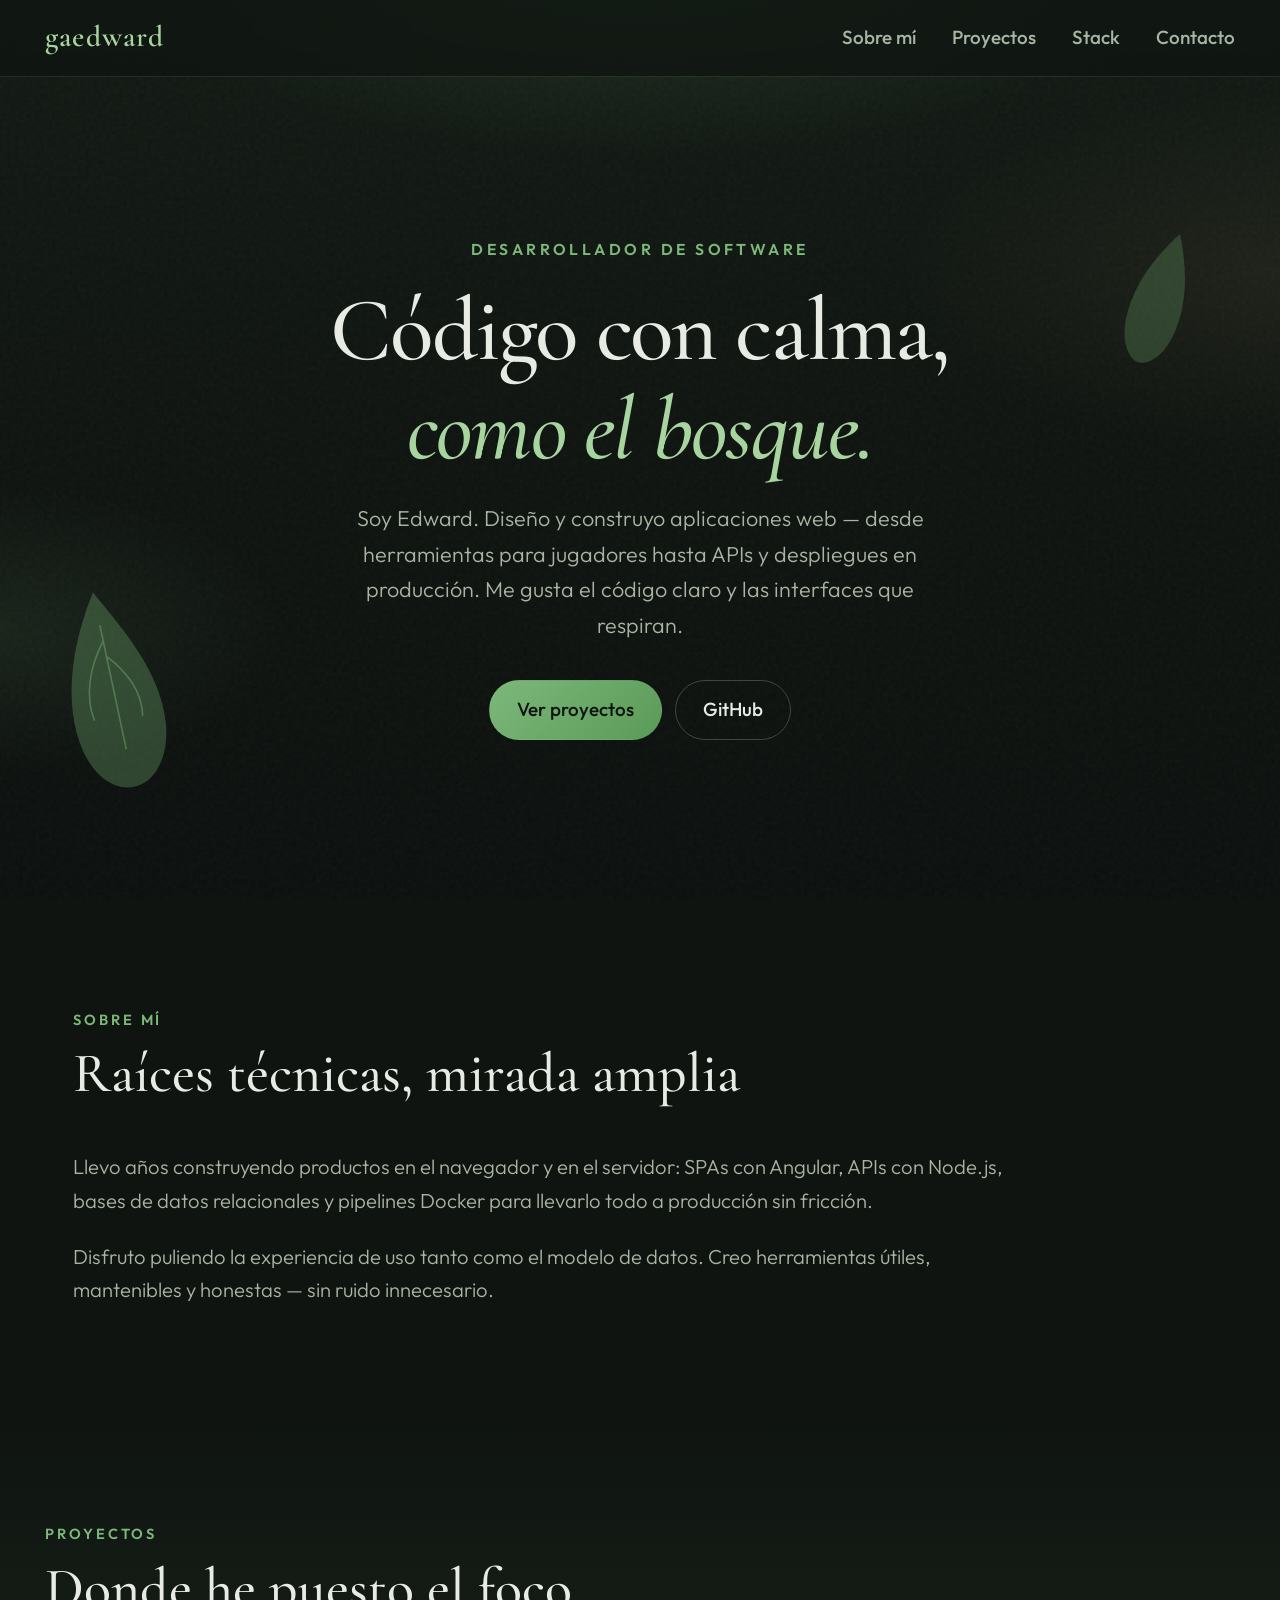
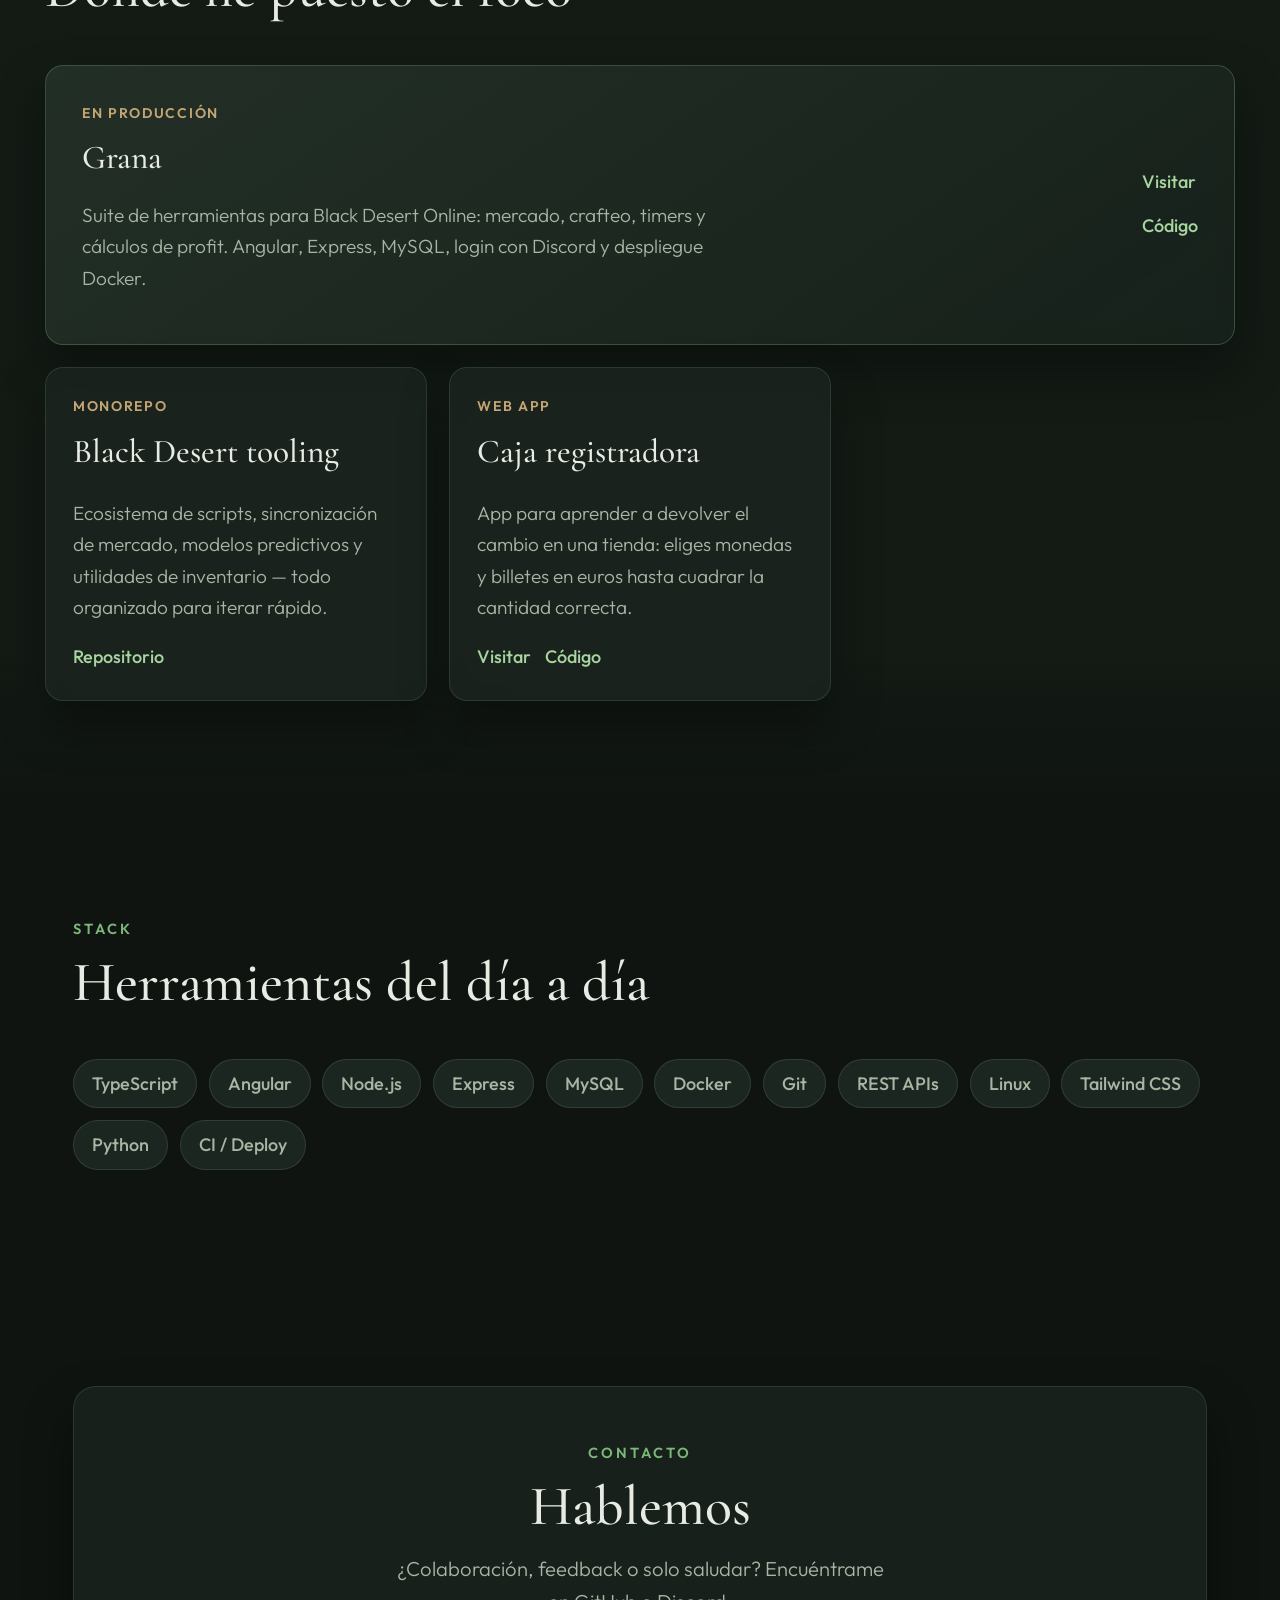
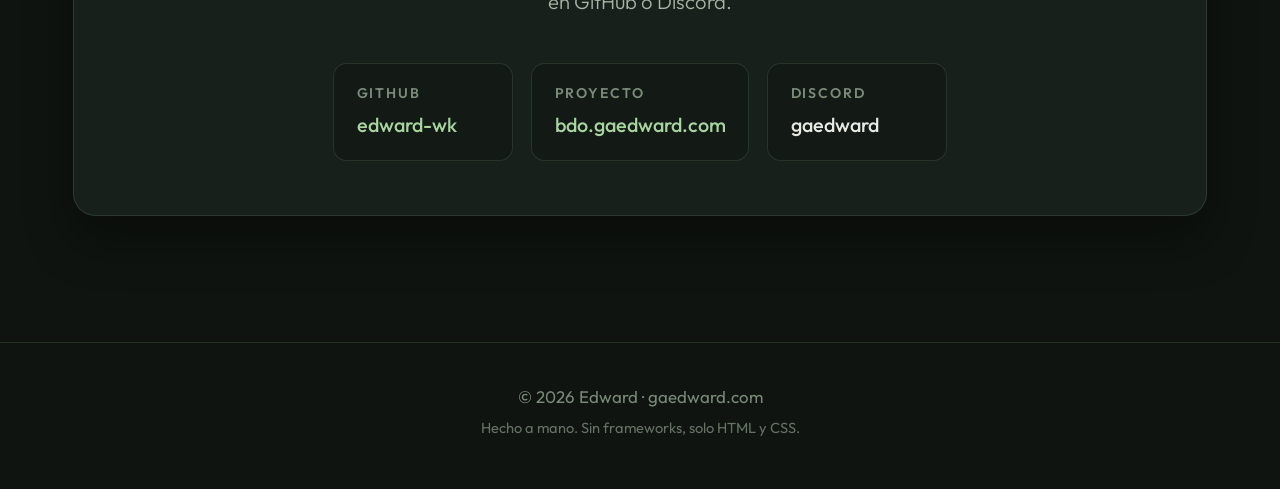
<file: index.html>
<!DOCTYPE html>
<html lang="es">
  <head>
    <meta charset="UTF-8" />
    <meta name="viewport" content="width=device-width, initial-scale=1.0" />
    <meta
      name="description"
      content="Edward — desarrollador de software. Portfolio con proyectos web, herramientas y código abierto."
    />
    <title>Edward · Desarrollador</title>
    <link rel="icon" href="assets/favicon.svg" type="image/svg+xml" />
    <link rel="preconnect" href="https://fonts.googleapis.com" />
    <link rel="preconnect" href="https://fonts.gstatic.com" crossorigin />
    <link
      href="https://fonts.googleapis.com/css2?family=Cormorant+Garamond:ital,wght@0,500;0,600;1,500&family=Outfit:wght@300;400;500;600&display=swap"
      rel="stylesheet"
    />
    <link rel="stylesheet" href="css/styles.css" />
  </head>
  <body>
    <a class="skip-link" href="#contenido">Saltar al contenido</a>

    <div class="mist" aria-hidden="true"></div>
    <div class="grain" aria-hidden="true"></div>

    <header class="site-header">
      <a class="logo" href="#">gaedward</a>
      <button class="nav-toggle" type="button" aria-expanded="false" aria-controls="nav-principal">
        <span class="nav-toggle-bar"></span>
        <span class="sr-only">Menú</span>
      </button>
      <nav id="nav-principal" class="site-nav">
        <a href="#sobre-mi">Sobre mí</a>
        <a href="#proyectos">Proyectos</a>
        <a href="#stack">Stack</a>
        <a href="#contacto">Contacto</a>
      </nav>
    </header>

    <main id="contenido">
      <section class="hero">
        <div class="hero-leaf hero-leaf--left" aria-hidden="true">
          <svg viewBox="0 0 120 200" fill="none" xmlns="http://www.w3.org/2000/svg">
            <path
              d="M60 8C35 45 12 95 18 145c4 32 22 52 42 52s38-20 42-52c6-50-23-100-42-137Z"
              fill="currentColor"
              opacity="0.35"
            />
            <path
              d="M60 40v120M60 55c-18 22-28 48-24 72M60 70c16 18 26 40 22 62"
              stroke="currentColor"
              stroke-width="1.5"
              stroke-linecap="round"
              opacity="0.5"
            />
          </svg>
        </div>

        <div class="hero-inner">
          <p class="eyebrow">Desarrollador de software</p>
          <h1>
            Código con calma,<br />
            <em>como el bosque.</em>
          </h1>
          <p class="hero-text">
            Soy Edward. Diseño y construyo aplicaciones web — desde herramientas para
            jugadores hasta APIs y despliegues en producción. Me gusta el código claro y
            las interfaces que respiran.
          </p>
          <div class="hero-actions">
            <a class="btn btn--primary" href="#proyectos">Ver proyectos</a>
            <a class="btn btn--ghost" href="https://github.com/edward-wk" target="_blank" rel="noopener noreferrer"
              >GitHub</a
            >
          </div>
        </div>

        <div class="hero-leaf hero-leaf--right" aria-hidden="true">
          <svg viewBox="0 0 100 160" fill="none" xmlns="http://www.w3.org/2000/svg">
            <path
              d="M50 6c-20 35-32 72-28 108 3 26 16 42 28 42s25-16 28-42c4-36-8-73-28-108Z"
              fill="currentColor"
              opacity="0.28"
            />
          </svg>
        </div>
      </section>

      <section id="sobre-mi" class="section">
        <div class="section-head">
          <span class="section-label">Sobre mí</span>
          <h2>Raíces técnicas, mirada amplia</h2>
        </div>
        <div class="about-grid">
          <p>
            Llevo años construyendo productos en el navegador y en el servidor: SPAs con
            Angular, APIs con Node.js, bases de datos relacionales y pipelines Docker para
            llevarlo todo a producción sin fricción.
          </p>
          <p>
            Disfruto puliendo la experiencia de uso tanto como el modelo de datos. Creo
            herramientas útiles, mantenibles y honestas — sin ruido innecesario.
          </p>
        </div>
      </section>

      <section id="proyectos" class="section section--alt">
        <div class="section-head">
          <span class="section-label">Proyectos</span>
          <h2>Donde he puesto el foco</h2>
        </div>
        <div class="project-grid">
          <article class="project-card project-card--featured">
            <div class="project-card-top">
              <span class="project-tag">En producción</span>
              <h3>Grana</h3>
            </div>
            <p>
              Suite de herramientas para Black Desert Online: mercado, crafteo, timers y
              cálculos de profit. Angular, Express, MySQL, login con Discord y despliegue
              Docker.
            </p>
            <div class="project-links">
              <a href="https://bdo.gaedward.com" target="_blank" rel="noopener noreferrer">Visitar</a>
              <a href="https://github.com/edward-wk/bdo-tool" target="_blank" rel="noopener noreferrer">Código</a>
            </div>
          </article>

          <article class="project-card">
            <div class="project-card-top">
              <span class="project-tag">Monorepo</span>
              <h3>Black Desert tooling</h3>
            </div>
            <p>
              Ecosistema de scripts, sincronización de mercado, modelos predictivos y
              utilidades de inventario — todo organizado para iterar rápido.
            </p>
            <div class="project-links">
              <a href="https://github.com/edward-wk/bdo-tool" target="_blank" rel="noopener noreferrer">Repositorio</a>
            </div>
          </article>

          <article class="project-card">
            <div class="project-card-top">
              <span class="project-tag">Web app</span>
              <h3>Caja registradora</h3>
            </div>
            <p>
              App para aprender a devolver el cambio en una tienda: eliges monedas y billetes
              en euros hasta cuadrar la cantidad correcta.
            </p>
            <div class="project-links">
              <a href="https://caja.gaedward.com" target="_blank" rel="noopener noreferrer">Visitar</a>
              <a href="https://github.com/edward-wk/caja-registradora" target="_blank" rel="noopener noreferrer">Código</a>
            </div>
          </article>
        </div>
      </section>

      <section id="stack" class="section">
        <div class="section-head">
          <span class="section-label">Stack</span>
          <h2>Herramientas del día a día</h2>
        </div>
        <ul class="skill-cloud">
          <li>TypeScript</li>
          <li>Angular</li>
          <li>Node.js</li>
          <li>Express</li>
          <li>MySQL</li>
          <li>Docker</li>
          <li>Git</li>
          <li>REST APIs</li>
          <li>Linux</li>
          <li>Tailwind CSS</li>
          <li>Python</li>
          <li>CI / Deploy</li>
        </ul>
      </section>

      <section id="contacto" class="section section--contact">
        <div class="contact-card">
          <div class="section-head section-head--center">
            <span class="section-label">Contacto</span>
            <h2>Hablemos</h2>
            <p class="contact-lead">
              ¿Colaboración, feedback o solo saludar? Encuéntrame en GitHub o Discord.
            </p>
          </div>
          <div class="contact-links">
            <a class="contact-chip" href="https://github.com/edward-wk" target="_blank" rel="noopener noreferrer">
              <span class="contact-chip-label">GitHub</span>
              <span class="contact-chip-value">edward-wk</span>
            </a>
            <a class="contact-chip" href="https://bdo.gaedward.com" target="_blank" rel="noopener noreferrer">
              <span class="contact-chip-label">Proyecto</span>
              <span class="contact-chip-value">bdo.gaedward.com</span>
            </a>
            <span class="contact-chip contact-chip--static">
              <span class="contact-chip-label">Discord</span>
              <span class="contact-chip-value">gaedward</span>
            </span>
          </div>
        </div>
      </section>
    </main>

    <footer class="site-footer">
      <p>© <span id="year"></span> Edward · gaedward.com</p>
      <p class="footer-note">Hecho a mano. Sin frameworks, solo HTML y CSS.</p>
    </footer>

    <script src="js/main.js"></script>
  </body>
</html>
</file>
<file: css/styles.css>
:root {
  --bg-deep: #0f1410;
  --bg-forest: #161f18;
  --bg-card: rgba(28, 38, 32, 0.72);
  --bg-card-solid: #1c2620;
  --text: #e8ebe4;
  --text-soft: #a8b5a4;
  --text-muted: #7a8a78;
  --accent: #7cb87a;
  --accent-glow: #a8d4a0;
  --accent-warm: #c4a574;
  --border: rgba(168, 212, 160, 0.14);
  --border-strong: rgba(168, 212, 160, 0.28);
  --shadow: 0 24px 48px rgba(0, 0, 0, 0.35);
  --font-serif: 'Cormorant Garamond', Georgia, serif;
  --font-sans: 'Outfit', system-ui, sans-serif;
  --max: 68rem;
  --header-h: 4.25rem;
}

*,
*::before,
*::after {
  box-sizing: border-box;
}

html {
  scroll-behavior: smooth;
  font-size: 18px;
}

body {
  margin: 0;
  min-height: 100vh;
  font-family: var(--font-sans);
  font-weight: 400;
  font-size: 1.125rem;
  line-height: 1.65;
  color: var(--text);
  background: var(--bg-deep);
  overflow-x: hidden;
}

.sr-only {
  position: absolute;
  width: 1px;
  height: 1px;
  padding: 0;
  margin: -1px;
  overflow: hidden;
  clip: rect(0, 0, 0, 0);
  white-space: nowrap;
  border: 0;
}

.skip-link {
  position: absolute;
  top: -100%;
  left: 1rem;
  z-index: 100;
  padding: 0.6rem 1rem;
  background: var(--accent);
  color: var(--bg-deep);
  border-radius: 0.5rem;
  text-decoration: none;
  font-weight: 600;
}

.skip-link:focus {
  top: 1rem;
}

.mist {
  position: fixed;
  inset: 0;
  pointer-events: none;
  z-index: 0;
  background:
    radial-gradient(ellipse 80% 50% at 50% -10%, rgba(124, 184, 122, 0.18), transparent 55%),
    radial-gradient(ellipse 60% 40% at 100% 30%, rgba(196, 165, 116, 0.08), transparent 50%),
    radial-gradient(ellipse 50% 35% at 0% 70%, rgba(124, 184, 122, 0.1), transparent 45%),
    linear-gradient(180deg, #121a14 0%, var(--bg-deep) 45%, #0c100e 100%);
}

.grain {
  position: fixed;
  inset: 0;
  pointer-events: none;
  z-index: 1;
  opacity: 0.04;
  background-image: url("data:image/svg+xml,%3Csvg viewBox='0 0 256 256' xmlns='http://www.w3.org/2000/svg'%3E%3Cfilter id='n'%3E%3CfeTurbulence type='fractalNoise' baseFrequency='0.85' numOctaves='4' stitchTiles='stitch'/%3E%3C/filter%3E%3Crect width='100%25' height='100%25' filter='url(%23n)'/%3E%3C/svg%3E");
}

.site-header {
  position: sticky;
  top: 0;
  z-index: 50;
  display: flex;
  align-items: center;
  justify-content: space-between;
  gap: 1rem;
  height: var(--header-h);
  padding: 0 clamp(1.25rem, 4vw, 2.5rem);
  background: rgba(15, 20, 16, 0.75);
  backdrop-filter: blur(12px);
  border-bottom: 1px solid var(--border);
}

.logo {
  font-family: var(--font-serif);
  font-size: 1.65rem;
  font-weight: 600;
  letter-spacing: 0.04em;
  color: var(--accent-glow);
  text-decoration: none;
}

.site-nav {
  display: flex;
  gap: clamp(1rem, 3vw, 2rem);
}

.site-nav a {
  color: var(--text-soft);
  text-decoration: none;
  font-size: 1.05rem;
  font-weight: 500;
  transition: color 0.2s ease;
}

.site-nav a:hover,
.site-nav a:focus-visible {
  color: var(--accent-glow);
}

.nav-toggle {
  display: none;
  width: 2.5rem;
  height: 2.5rem;
  padding: 0;
  border: 1px solid var(--border);
  border-radius: 0.5rem;
  background: transparent;
  cursor: pointer;
}

.nav-toggle-bar,
.nav-toggle-bar::before,
.nav-toggle-bar::after {
  display: block;
  width: 1.1rem;
  height: 2px;
  margin: 0 auto;
  background: var(--text);
  border-radius: 1px;
  transition: transform 0.25s ease, opacity 0.2s ease;
}

.nav-toggle-bar::before,
.nav-toggle-bar::after {
  content: '';
}

.nav-toggle-bar::before {
  transform: translateY(-5px);
}

.nav-toggle-bar::after {
  transform: translateY(3px);
}

.nav-toggle[aria-expanded='true'] .nav-toggle-bar {
  background: transparent;
}

.nav-toggle[aria-expanded='true'] .nav-toggle-bar::before {
  transform: translateY(-1px) rotate(45deg);
}

.nav-toggle[aria-expanded='true'] .nav-toggle-bar::after {
  transform: translateY(-1px) rotate(-45deg);
}

main {
  position: relative;
  z-index: 2;
}

.hero {
  position: relative;
  display: flex;
  align-items: center;
  justify-content: center;
  min-height: calc(100vh - var(--header-h));
  min-height: calc(100dvh - var(--header-h));
  padding: clamp(3rem, 8vw, 6rem) clamp(1.25rem, 4vw, 2.5rem);
}

.hero-inner {
  max-width: 40rem;
  text-align: center;
}

.hero-leaf {
  position: absolute;
  color: var(--accent);
  pointer-events: none;
  opacity: 0.9;
}

.hero-leaf--left {
  left: max(0%, 4vw);
  bottom: 12%;
  width: clamp(4rem, 12vw, 7rem);
  transform: rotate(-12deg);
}

.hero-leaf--right {
  right: max(2%, 6vw);
  top: 18%;
  width: clamp(3rem, 9vw, 5rem);
  transform: rotate(18deg) scaleX(-1);
}

.eyebrow {
  margin: 0 0 1rem;
  font-size: 0.875rem;
  font-weight: 600;
  letter-spacing: 0.22em;
  text-transform: uppercase;
  color: var(--accent);
}

.hero h1 {
  margin: 0 0 1.25rem;
  font-family: var(--font-serif);
  font-size: clamp(3rem, 7.5vw, 5rem);
  font-weight: 500;
  line-height: 1.1;
  letter-spacing: -0.02em;
}

.hero h1 em {
  font-style: italic;
  color: var(--accent-glow);
}

.hero-text {
  margin: 0 auto 2rem;
  max-width: 34rem;
  font-size: 1.2rem;
  color: var(--text-soft);
  font-weight: 300;
}

.hero-actions {
  display: flex;
  flex-wrap: wrap;
  gap: 0.75rem;
  justify-content: center;
}

.btn {
  display: inline-flex;
  align-items: center;
  justify-content: center;
  padding: 0.75rem 1.5rem;
  border-radius: 999px;
  font-size: 1.05rem;
  font-weight: 500;
  text-decoration: none;
  transition:
    background 0.2s ease,
    border-color 0.2s ease,
    transform 0.15s ease;
}

.btn:active {
  transform: scale(0.98);
}

.btn--primary {
  background: linear-gradient(135deg, var(--accent) 0%, #5a9a58 100%);
  color: var(--bg-deep);
  border: 1px solid transparent;
}

.btn--primary:hover,
.btn--primary:focus-visible {
  background: linear-gradient(135deg, var(--accent-glow) 0%, var(--accent) 100%);
}

.btn--ghost {
  background: transparent;
  color: var(--text);
  border: 1px solid var(--border-strong);
}

.btn--ghost:hover,
.btn--ghost:focus-visible {
  border-color: var(--accent);
  color: var(--accent-glow);
}

.section {
  max-width: var(--max);
  margin: 0 auto;
  padding: clamp(4rem, 10vw, 6rem) clamp(1.25rem, 4vw, 2.5rem);
}

.section--alt {
  max-width: none;
  background: linear-gradient(180deg, transparent, rgba(22, 31, 24, 0.6) 15%, rgba(22, 31, 24, 0.6) 85%, transparent);
}

.section--alt > * {
  max-width: var(--max);
  margin-left: auto;
  margin-right: auto;
}

.section-head {
  margin-bottom: 2.5rem;
}

.section-head--center {
  text-align: center;
}

.section-head--center .contact-lead {
  margin-left: auto;
  margin-right: auto;
}

.section-label {
  display: block;
  margin-bottom: 0.5rem;
  font-size: 0.8125rem;
  font-weight: 600;
  letter-spacing: 0.2em;
  text-transform: uppercase;
  color: var(--accent);
}

.section h2 {
  margin: 0;
  font-family: var(--font-serif);
  font-size: clamp(2.25rem, 4.5vw, 3.1rem);
  font-weight: 500;
  line-height: 1.15;
}

.about-grid {
  display: grid;
  gap: 1.25rem;
  max-width: 52rem;
}

.about-grid p {
  margin: 0;
  color: var(--text-soft);
  font-weight: 300;
}

.project-grid {
  display: grid;
  gap: 1.25rem;
  grid-template-columns: repeat(auto-fit, minmax(min(100%, 18rem), 1fr));
}

.project-card {
  display: flex;
  flex-direction: column;
  gap: 1rem;
  padding: 1.5rem;
  background: var(--bg-card);
  border: 1px solid var(--border);
  border-radius: 1rem;
  backdrop-filter: blur(8px);
  box-shadow: var(--shadow);
  transition: border-color 0.25s ease, transform 0.25s ease;
}

.project-card:hover {
  border-color: var(--border-strong);
  transform: translateY(-2px);
}

.project-card--featured {
  grid-column: 1 / -1;
  background: linear-gradient(145deg, rgba(36, 50, 40, 0.9), rgba(24, 34, 28, 0.85));
  border-color: rgba(168, 212, 160, 0.22);
}

@media (min-width: 48rem) {
  .project-card--featured {
    display: grid;
    grid-template-columns: 1fr auto;
    grid-template-rows: auto 1fr auto;
    gap: 0.75rem 2rem;
    padding: 2rem;
  }

  .project-card--featured .project-card-top {
    grid-column: 1;
  }

  .project-card--featured p {
    grid-column: 1;
    margin: 0;
    max-width: 36rem;
  }

  .project-card--featured .project-links {
    grid-column: 2;
    grid-row: 1 / -1;
    align-self: center;
    flex-direction: column;
  }
}

.project-card-top {
  display: flex;
  flex-direction: column;
  gap: 0.35rem;
}

.project-tag {
  font-size: 0.78rem;
  font-weight: 600;
  letter-spacing: 0.12em;
  text-transform: uppercase;
  color: var(--accent-warm);
}

.project-card h3 {
  margin: 0;
  font-family: var(--font-serif);
  font-size: 1.85rem;
  font-weight: 500;
}

.project-card p {
  margin: 0;
  flex: 1;
  font-size: 1.0625rem;
  color: var(--text-soft);
  font-weight: 300;
}

.project-links {
  display: flex;
  flex-wrap: wrap;
  gap: 0.75rem;
}

.project-links a {
  color: var(--accent-glow);
  font-size: 1rem;
  font-weight: 500;
  text-decoration: none;
  border-bottom: 1px solid transparent;
  transition: border-color 0.2s ease;
}

.project-links a:hover,
.project-links a:focus-visible {
  border-bottom-color: var(--accent-glow);
}

.skill-cloud {
  display: flex;
  flex-wrap: wrap;
  gap: 0.65rem;
  margin: 0;
  padding: 0;
  list-style: none;
}

.skill-cloud li {
  padding: 0.5rem 1rem;
  font-size: 1rem;
  font-weight: 500;
  color: var(--text-soft);
  background: var(--bg-card-solid);
  border: 1px solid var(--border);
  border-radius: 999px;
  transition: border-color 0.2s ease, color 0.2s ease;
}

.skill-cloud li:hover {
  color: var(--accent-glow);
  border-color: var(--border-strong);
}

.section--contact {
  padding-bottom: clamp(5rem, 12vw, 7rem);
}

.contact-card {
  padding: clamp(2rem, 5vw, 3rem);
  background: var(--bg-card);
  border: 1px solid var(--border);
  border-radius: 1.25rem;
  box-shadow: var(--shadow);
}

.contact-lead {
  margin: 0.75rem 0 0;
  max-width: 28rem;
  color: var(--text-soft);
  font-weight: 300;
}

.contact-links {
  display: flex;
  flex-wrap: wrap;
  gap: 1rem;
  justify-content: center;
  margin-top: 2rem;
}

.contact-chip {
  display: flex;
  flex-direction: column;
  gap: 0.2rem;
  min-width: 10rem;
  padding: 1rem 1.25rem;
  text-decoration: none;
  background: rgba(15, 20, 16, 0.5);
  border: 1px solid var(--border);
  border-radius: 0.75rem;
  transition: border-color 0.2s ease, background 0.2s ease;
}

.contact-chip:hover,
.contact-chip:focus-visible {
  border-color: var(--accent);
  background: rgba(124, 184, 122, 0.08);
}

.contact-chip--static {
  cursor: default;
}

.contact-chip-label {
  font-size: 0.78rem;
  font-weight: 600;
  letter-spacing: 0.14em;
  text-transform: uppercase;
  color: var(--text-muted);
}

.contact-chip-value {
  font-size: 1.1rem;
  font-weight: 500;
  color: var(--text);
}

.contact-chip:not(.contact-chip--static) .contact-chip-value {
  color: var(--accent-glow);
}

.site-footer {
  position: relative;
  z-index: 2;
  padding: 2rem clamp(1.25rem, 4vw, 2.5rem) 2.5rem;
  text-align: center;
  border-top: 1px solid var(--border);
}

.site-footer p {
  margin: 0.25rem 0;
  font-size: 0.9375rem;
  color: var(--text-muted);
}

.footer-note {
  font-size: 0.8125rem !important;
  opacity: 0.8;
}

@media (max-width: 40rem) {
  .nav-toggle {
    display: flex;
    align-items: center;
    justify-content: center;
  }

  .site-nav {
    position: absolute;
    top: var(--header-h);
    left: 0;
    right: 0;
    flex-direction: column;
    gap: 0;
    padding: 0.5rem 0;
    background: rgba(15, 20, 16, 0.96);
    border-bottom: 1px solid var(--border);
    transform: translateY(-0.5rem);
    opacity: 0;
    visibility: hidden;
    pointer-events: none;
    transition:
      opacity 0.2s ease,
      transform 0.2s ease,
      visibility 0.2s;
  }

  .site-nav.is-open {
    transform: translateY(0);
    opacity: 1;
    visibility: visible;
    pointer-events: auto;
  }

  .site-nav a {
    padding: 0.85rem 1.5rem;
  }

  .hero-leaf {
    opacity: 0.45;
  }
}

@media (prefers-reduced-motion: reduce) {
  html {
    scroll-behavior: auto;
  }

  .project-card,
  .btn,
  .site-nav,
  .nav-toggle-bar,
  .nav-toggle-bar::before,
  .nav-toggle-bar::after {
    transition: none;
  }
}
</file>
